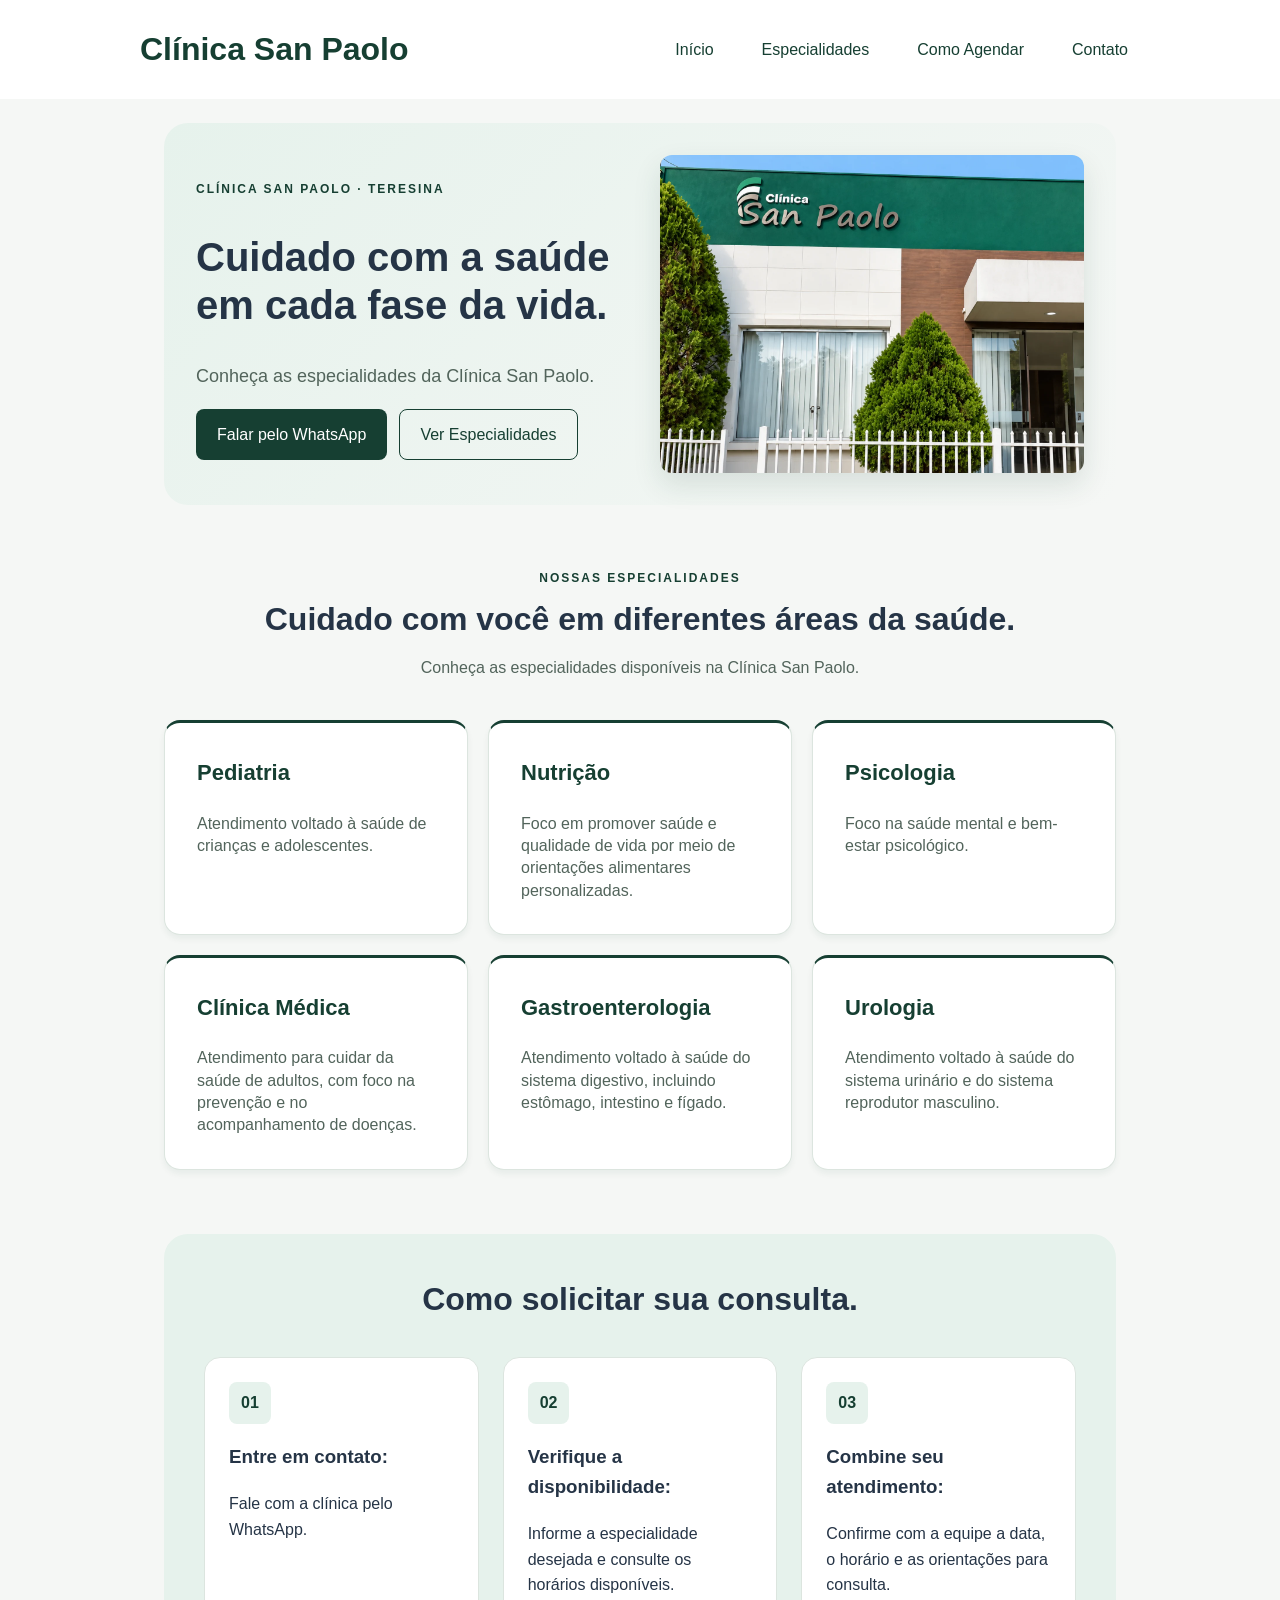
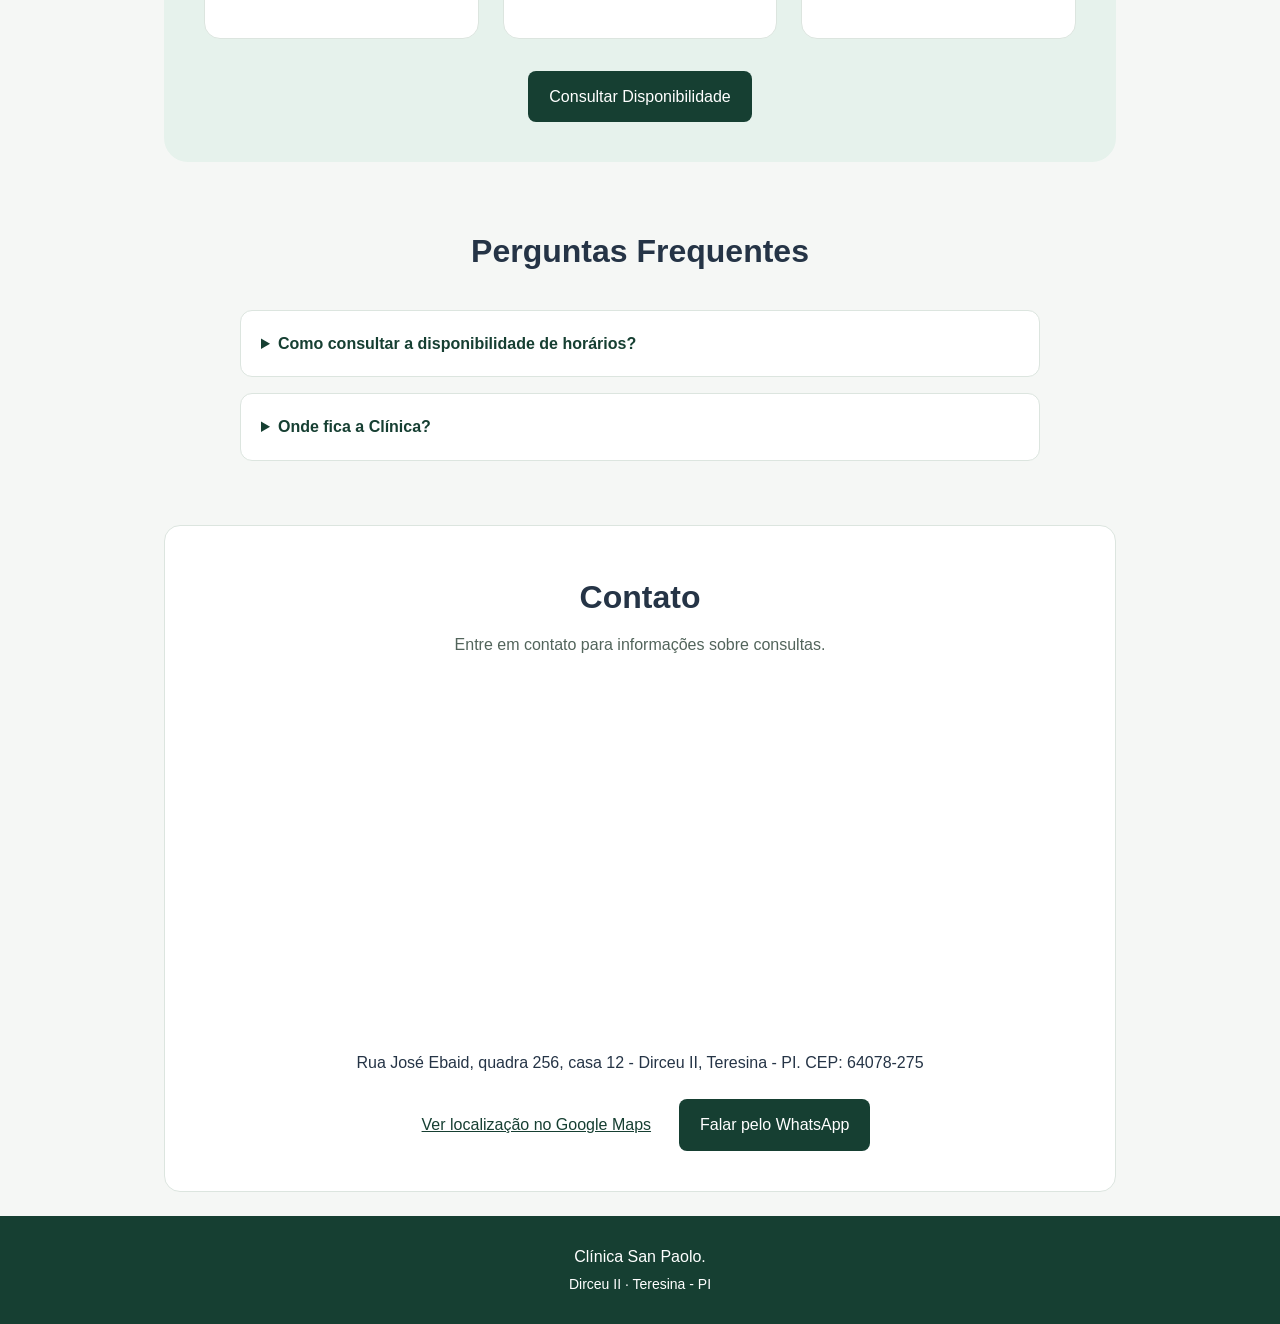
<file: index.html>
<!doctype html>
<html lang="pt-BR">
  <head>
    <meta charset="UTF-8" />
    <meta name="viewport" content="width=device-width, initial-scale=1.0" />

    <title>Clínica San Paolo</title>
    <meta name="description" content="Conheça as especialidades da Clínica San Paolo no Dirceu II, em Teresina. Consulte a localização e entre em contato pelo WhatsApp.">
    <link rel="stylesheet" href="style.css" />
  </head>

  <body>
    <header>
      <div class="conteudo-cabecalho">
        <p class="nome-clinica">Clínica San Paolo</p>
        <nav>
          <a href="#inicio">Início</a>
          <a href="#especialidades">Especialidades</a>
          <a href="#como-agendar">Como Agendar</a>
          <a href="#contato">Contato</a>
        </nav>
      </div>
    </header>
    <main>
      <section class="apresentacao" id="inicio">
        <div class="texto-apresentacao">
          <p class="rotulo">CLÍNICA SAN PAOLO · TERESINA</p>
          <h1>Cuidado com a saúde em cada fase da vida.</h1>
          <p class="descricao-apresentacao">
            Conheça as especialidades da Clínica San Paolo.
          </p>
          <div class="acoes-apresentacao">
            <a class="botao" href="https://wa.me/558632368776" target="_blank"
              >Falar pelo WhatsApp</a
            >
            <a class="botao-secundario" href="#especialidades"
              >Ver Especialidades</a
            >
          </div>
        </div>
        <img
        width="1448"
        height="1086"
          src="imagens/fachada.webp"
          alt="Fachada da Clínica San Paolo"
        />
      </section>
      <section id="especialidades">
        <div class="titulo-secao">
          <p class="rotulo">NOSSAS ESPECIALIDADES</p>
          <h2>Cuidado com você em diferentes áreas da saúde.</h2>
          <p>Conheça as especialidades disponíveis na Clínica San Paolo.</p>
        </div>

        <div class="lista-especialidades">
          <div class="especialidade">
            <h3>Pediatria</h3>
            <p>Atendimento voltado à saúde de crianças e adolescentes.</p>
          </div>

          <div class="especialidade">
            <h3>Nutrição</h3>
            <p>
              Foco em promover saúde e qualidade de vida por meio de orientações
              alimentares personalizadas.
            </p>
          </div>

          <div class="especialidade">
            <h3>Psicologia</h3>
            <p>Foco na saúde mental e bem-estar psicológico.</p>
          </div>

          <div class="especialidade">
            <h3>Clínica Médica</h3>
            <p>
              Atendimento para cuidar da saúde de adultos, com foco na prevenção
              e no acompanhamento de doenças.
            </p>
          </div>

          <div class="especialidade">
            <h3>Gastroenterologia</h3>
            <p>
              Atendimento voltado à saúde do sistema digestivo, incluindo
              estômago, intestino e fígado.
            </p>
          </div>

          <div class="especialidade">
            <h3>Urologia</h3>
            <p>
              Atendimento voltado à saúde do sistema urinário e do sistema
              reprodutor masculino.
            </p>
          </div>
        </div>
      </section>

      <section class="como-agendar" id="como-agendar">
        <h2>Como solicitar sua consulta.</h2>
        <div class="passos-agendamento">
          <div class="passo">
            <span class="numero-passo">01</span>
            <h3>Entre em contato:</h3>
            <p>Fale com a clínica pelo WhatsApp.</p>
          </div>

          <div class="passo">
            <span class="numero-passo">02</span>
            <h3>Verifique a disponibilidade:</h3>
            <p>
              Informe a especialidade desejada e consulte os horários
              disponíveis.
            </p>
          </div>
          <div class="passo">
            <span class="numero-passo">03</span>
            <h3>Combine seu atendimento:</h3>
            <p>
              Confirme com a equipe a data, o horário e as orientações para
              consulta.
            </p>
          </div>
        </div>
        <div class="acao-agendamento">
        <a href="https://wa.me/558632368776?text=Ol%C3%A1%21%20Gostaria%20de%20consultar%20a%20disponibilidade%20para%20uma%20consulta." class="botao">Consultar Disponibilidade</a>
        </div>
      </section>
      <section class="perguntas" id="perguntas">
            <h2>Perguntas Frequentes</h2>
            <details>
              <summary>Como consultar a disponibilidade de horários?</summary>
              <p>Entre em contato pelo WhatsApp da Clínica e informe a especialidade desejada.</p>
            </details>
            <details>
              <summary>Onde fica a Clínica?</summary>
              <p>A Clínica San Paolo está localizada na Rua José Ebaid, quadra 256, casa 12 - Dirceu II, Teresina - PI.</p>
            </details>
          </section>
      <section class="contato" id="contato">
        <div class="titulo-secao">
          <h2>Contato</h2>
          <p>Entre em contato para informações sobre consultas.</p>
          <title>Localização da Clínica San Paolo</title>
          <iframe class="mapa-clinica" src="https://www.google.com/maps/embed?pb=!1m18!1m12!1m3!1d3973.970147139661!2d-42.760885825018214!3d-5.108513394868504!2m3!1f0!2f0!3f0!3m2!1i1024!2i768!4f13.1!3m3!1m2!1s0x78e3092d1fdd633%3A0xe8693428be96fbe0!2sClinica%20San%20Paolo!5e0!3m2!1spt-BR!2sbr!4v1791413729418!5m2!1spt-BR!2sbr" width="600" height="450" style="border:0;" allowfullscreen="" loading="lazy" referrerpolicy="strict-origin-when-cross-origin"></iframe>
        </div>
        <div class="dados-contato">
          <p>
            Rua José Ebaid, quadra 256, casa 12 - Dirceu II, Teresina - PI. CEP:
            <span class="cep">64078-275</span>
          </p>
        </div>
        <div class="links-contato">
          <a
            href="https://www.google.com/maps?q=Clinica+San+Paolo+-+Dirceu+II,+Quadra+256,+s/n+-+12+-+Itarar%C3%A9,+Teresina+-+PI"
            >Ver localização no Google Maps</a
          >

          <a href="https://wa.me/558632368776" class="botao"
            >Falar pelo WhatsApp</a
          >
        </div>
      </section>
    </main>
    <footer>
      <p>Clínica San Paolo.</p>
      <p class="localizacao-rodape">Dirceu II · Teresina - PI</p>
    </footer>
  </body>
</html>
</file>
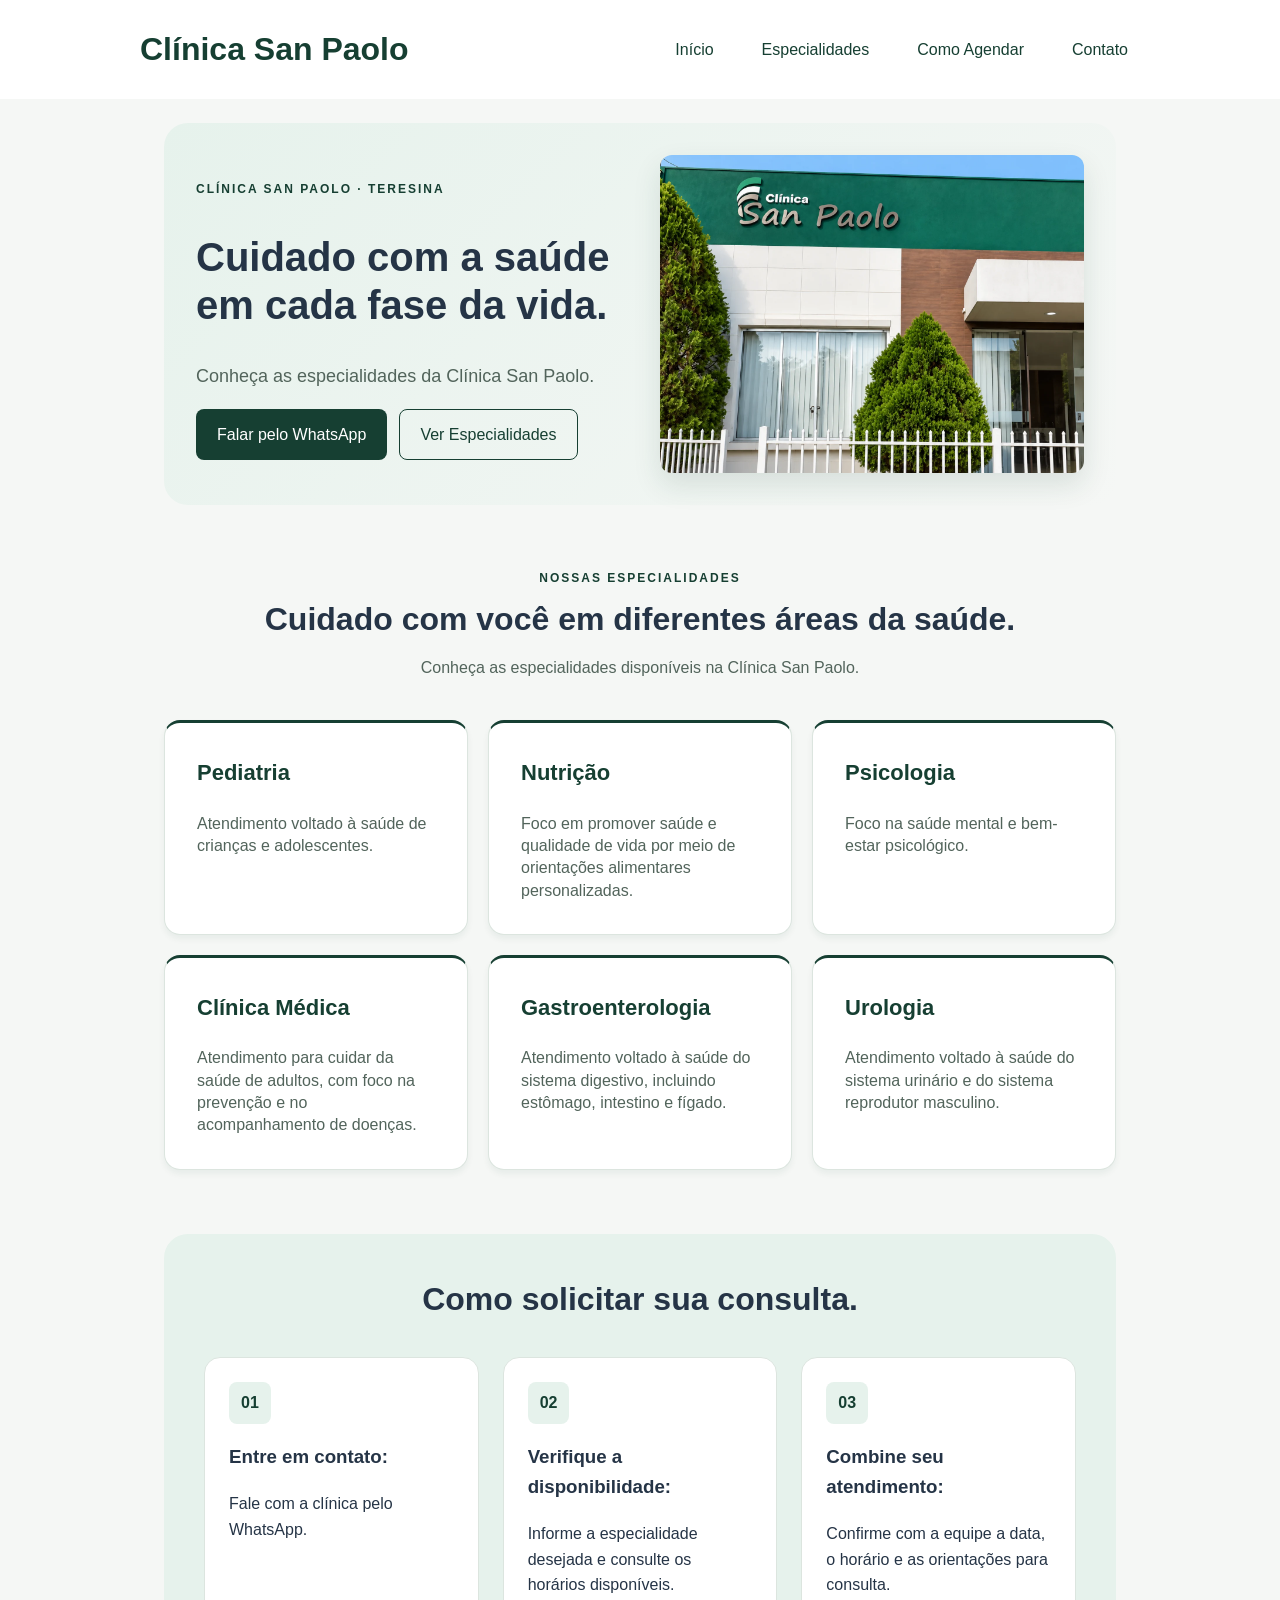
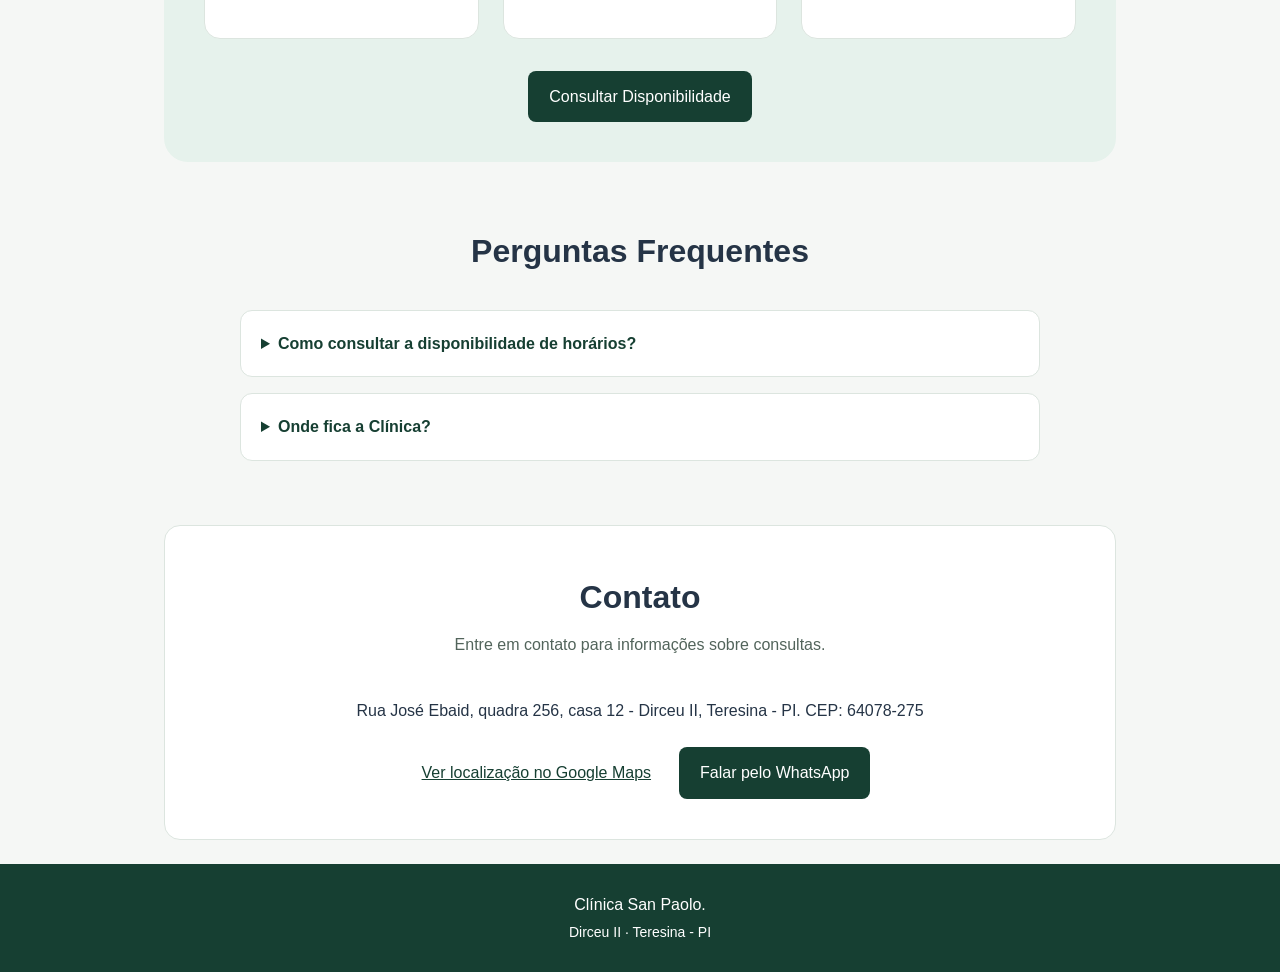
<file: site-clinica.html>
<!doctype html>
<html lang="pt-BR">
  <head>
    <meta charset="UTF-8" />
    <meta name="viewport" content="width=device-width, initial-scale=1.0" />

    <title>Clínica San Paolo</title>
    <meta name="description" content="Conheça as especialidades da Clínica San Paolo no Dirceu II, em Teresina. Consulte a localização e entre em contato pelo WhatsApp.">
    <link rel="stylesheet" href="style.css" />
  </head>

  <body>
    <header>
      <div class="conteudo-cabecalho">
        <p class="nome-clinica">Clínica San Paolo</p>
        <nav>
          <a href="#inicio">Início</a>
          <a href="#especialidades">Especialidades</a>
          <a href="#como-agendar">Como Agendar</a>
          <a href="#contato">Contato</a>
        </nav>
      </div>
    </header>
    <main>
      <section class="apresentacao" id="inicio">
        <div class="texto-apresentacao">
          <p class="rotulo">CLÍNICA SAN PAOLO · TERESINA</p>
          <h1>Cuidado com a saúde em cada fase da vida.</h1>
          <p class="descricao-apresentacao">
            Conheça as especialidades da Clínica San Paolo.
          </p>
          <div class="acoes-apresentacao">
            <a class="botao" href="https://wa.me/558632368776" target="_blank"
              >Falar pelo WhatsApp</a
            >
            <a class="botao-secundario" href="#especialidades"
              >Ver Especialidades</a
            >
          </div>
        </div>
        <img
        width="1448"
        height="1086"
          src="imagens/fachada.webp"
          alt="Fachada da Clínica San Paolo"
        />
      </section>
      <section id="especialidades">
        <div class="titulo-secao">
          <p class="rotulo">NOSSAS ESPECIALIDADES</p>
          <h2>Cuidado com você em diferentes áreas da saúde.</h2>
          <p>Conheça as especialidades disponíveis na Clínica San Paolo.</p>
        </div>

        <div class="lista-especialidades">
          <div class="especialidade">
            <h3>Pediatria</h3>
            <p>Atendimento voltado à saúde de crianças e adolescentes.</p>
          </div>

          <div class="especialidade">
            <h3>Nutrição</h3>
            <p>
              Foco em promover saúde e qualidade de vida por meio de orientações
              alimentares personalizadas.
            </p>
          </div>

          <div class="especialidade">
            <h3>Psicologia</h3>
            <p>Foco na saúde mental e bem-estar psicológico.</p>
          </div>

          <div class="especialidade">
            <h3>Clínica Médica</h3>
            <p>
              Atendimento para cuidar da saúde de adultos, com foco na prevenção
              e no acompanhamento de doenças.
            </p>
          </div>

          <div class="especialidade">
            <h3>Gastroenterologia</h3>
            <p>
              Atendimento voltado à saúde do sistema digestivo, incluindo
              estômago, intestino e fígado.
            </p>
          </div>

          <div class="especialidade">
            <h3>Urologia</h3>
            <p>
              Atendimento voltado à saúde do sistema urinário e do sistema
              reprodutor masculino.
            </p>
          </div>
        </div>
      </section>

      <section class="como-agendar" id="como-agendar">
        <h2>Como solicitar sua consulta.</h2>
        <div class="passos-agendamento">
          <div class="passo">
            <span class="numero-passo">01</span>
            <h3>Entre em contato:</h3>
            <p>Fale com a clínica pelo WhatsApp.</p>
          </div>

          <div class="passo">
            <span class="numero-passo">02</span>
            <h3>Verifique a disponibilidade:</h3>
            <p>
              Informe a especialidade desejada e consulte os horários
              disponíveis.
            </p>
          </div>
          <div class="passo">
            <span class="numero-passo">03</span>
            <h3>Combine seu atendimento:</h3>
            <p>
              Confirme com a equipe a data, o horário e as orientações para
              consulta.
            </p>
          </div>
        </div>
        <div class="acao-agendamento">
        <a href="https://wa.me/558632368776?text=Ol%C3%A1%21%20Gostaria%20de%20consultar%20a%20disponibilidade%20para%20uma%20consulta." class="botao">Consultar Disponibilidade</a>
        </div>
      </section>
      <section class="perguntas" id="perguntas">
            <h2>Perguntas Frequentes</h2>
            <details>
              <summary>Como consultar a disponibilidade de horários?</summary>
              <p>Entre em contato pelo WhatsApp da Clínica e informe a especialidade desejada.</p>
            </details>
            <details>
              <summary>Onde fica a Clínica?</summary>
              <p>A Clínica San Paolo está localizada na Rua José Ebaid, quadra 256, casa 12 - Dirceu II, Teresina - PI.</p>
            </details>
          </section>
      <section class="contato" id="contato">
        <div class="titulo-secao">
          <h2>Contato</h2>
          <p>Entre em contato para informações sobre consultas.</p>
        </div>
        <div class="dados-contato">
          <p>
            Rua José Ebaid, quadra 256, casa 12 - Dirceu II, Teresina - PI. CEP:
            <span class="cep">64078-275</span>
          </p>
        </div>
        <div class="links-contato">
          <a
            href="https://www.google.com/maps?q=Clinica+San+Paolo+-+Dirceu+II,+Quadra+256,+s/n+-+12+-+Itarar%C3%A9,+Teresina+-+PI"
            >Ver localização no Google Maps</a
          >

          <a href="https://wa.me/558632368776" class="botao"
            >Falar pelo WhatsApp</a
          >
        </div>
      </section>
    </main>
    <footer>
      <p>Clínica San Paolo.</p>
      <p class="localizacao-rodape">Dirceu II · Teresina - PI</p>
    </footer>
  </body>
</html>
</file>
<file: style.css>
:root {
    --cor-principal: #163f32;
    --cor-fundo: #f5f7f5;
}

* {
    box-sizing: border-box;
}

body {
  background-color: var(--cor-fundo);
  font-family: Arial, sans-serif;
  color: #253446;
  line-height: 1.6;
  margin: 0;
}

header {
  background-color: white;
  color: var(--cor-principal);
  padding: 24px;
  text-align: center;
}

.especialidade {
  background-color: white;
  padding: 32px;
  border-radius: 16px;
  border: 1px solid #dce5df;
  border-top: 3px solid var(--cor-principal);
  box-shadow: 0 4px 6px rgba(20, 60, 45, 0.06);
}

main {
  max-width: 1000px;
  margin: 0 auto;
  padding: 24px;
}

.lista-especialidades {
  display: grid;
  grid-template-columns: 1fr 1fr 1fr;
  gap: 20px;
}

.apresentacao {
  display: grid;
  grid-template-columns: 1fr 1fr;
  gap: 40px;
  align-items: center;
  text-align: left;
  padding: 32px;
  margin-bottom: 64px;
  background: linear-gradient(135deg, #e6f2ec, #f5f7f5);
  border-radius: 24px; 
}

.botao {
  background-color: var(--cor-principal);
  border-radius: 8px;
  color: white;
  display: inline-block;
  padding: 12px 20px;
  border: 1px solid transparent;
  text-decoration: none;
  transition: background-color 0.2s;
}

.botao:hover {
  background-color: #174735;
}

.botao:focus-visible {
  outline: 3px solid #253446;
  outline-offset: 4px;
}

footer {
  background-color: var(--cor-principal);
  color: white;
  text-align: center;
  padding: 24px;
}

.contato {
  background-color: white;
  padding: 40px;
  border-radius: 16px;
  margin-top: 40px;
  border: 1px solid #dce5df;

}

.links-contato {
  display: flex;
  gap: 16px;
  align-items: center;
  flex-wrap: wrap;
  justify-content: center;
  margin-top: 24px;
}

.apresentacao h1 {
  font-size: 40px;
  line-height: 1.2;
}

.apresentacao img {
  max-width: 100%;
  height: auto;
  width: 100%;
  display: block;
  border-radius: 12px;
  box-shadow: 0 12px 28px rgba(22, 63, 50, 0.12);
}

.nome-clinica {
    margin: 0;
    font-size: 32px;
    font-weight: bold;
}

.cep {
    white-space: nowrap;
}

.passos-agendamento {
    display: grid;
    grid-template-columns: 1fr 1fr 1fr;
    gap: 24px;
}


nav {
    display: flex;
    justify-content: center;
    gap: 24px;
    flex-wrap: wrap;
}

nav a {
    color: var(--cor-principal);
    padding: 8px 12px;
    text-decoration: none;

}

nav a:hover {
    background-color: #e6f2ec;
    border-radius: 4px;
    text-decoration: underline;
}

nav a:focus-visible {
    outline: 2px solid var(--cor-principal);
    outline-offset: 4px;
    text-decoration: underline;
}

html {
    scroll-behavior: smooth;
}

.especialidade h3 {
    color: var(--cor-principal);
    font-size: 22px;
    margin-top: 0;
}

.especialidade p {
    margin-bottom: 0;
    color: #52645b;
    line-height: 1.4;
}

.conteudo-cabecalho {
    display: flex;
    align-items: center;
    justify-content: space-between;
    max-width: 1000px;
    margin: 0 auto;
    gap: 24px;
}

.links-contato a:not(.botao) {
    color: var(--cor-principal);
    padding: 8px 12px;
}

.links-contato a:focus-visible {
    outline: 2px solid var(--cor-principal);
    outline-offset: 4px;
    text-decoration: underline;
}

.titulo-secao {
    text-align: center;
    margin-bottom: 40px;
}

.titulo-secao h2 {
    font-size: 32px;
    line-height: 1.2;
    margin: 12px 0;
}

.titulo-secao p {
    color: #52645b;
}

.botao-secundario {
    display: inline-block;
    padding: 12px 20px;
    border: 1px solid var(--cor-principal);
    border-radius: 8px;
    color: var(--cor-principal);
    text-decoration: none;
    transition: background-color 0.2s;
}

.acoes-apresentacao {
    display: flex;
    gap: 12px;
    flex-wrap: wrap;
    align-items: center;
}

.botao-secundario:hover {
    background-color: #dcece3;
}

.botao-secundario:focus-visible {
    outline: 2px solid var(--cor-principal);
    outline-offset: 4px;
}

.rotulo,
.titulo-secao .rotulo {
    color: var(--cor-principal);
    font-size: 12px;
    font-weight: bold;
    letter-spacing: 2px;
}

.dados-contato {
    max-width: 640px;
    margin: 0 auto;
    text-align: center;
}

footer p {
    margin: 4px 0;
}

.localizacao-rodape {
    font-size: 14px;
}

.descricao-apresentacao {
    font-size: 18px;
    line-height: 1.6;
    color: #52645b;
}

.como-agendar {
    margin-top: 64px;
    padding: 40px;
    background-color: #e6f2ec;
    border-radius: 24px;
}

.como-agendar h2 {
    text-align: center;
    font-size: 32px;
    margin: 0 0 32px;
}

.passo {
    background-color: white;
    padding: 24px;
    border-radius: 16px;
    border: 1px solid #dce5df;
}

.numero-passo {
    display: inline-block;
    padding: 8px 12px;
    background-color: #e6f2ec;
    color: var(--cor-principal);
    border-radius: 8px;
    font-weight: bold;
}

.acao-agendamento {
    text-align: center;
    margin-top: 32px;
}

.perguntas {
    max-width: 800px;
    margin: 64px auto;
}

.perguntas h2 {
    text-align: center;
    font-size: 32px;
    margin-bottom: 32px;
}

.perguntas details {
    background-color: white;
    border: 1px solid #dce5df;
    border-radius: 12px;
    padding: 20px;
    margin-bottom: 16px;
}

.perguntas summary {
    color: var(--cor-principal);
    font-weight: bold;
    cursor: pointer;
}

.perguntas details p {
    color: #52645b;
    margin-bottom: 0;
}

.perguntas summary:focus-visible {
    outline: 2px solid var(--cor-principal);
    outline-offset: 4px;
    border-radius: 4px;
}

.mapa-clinica {
    display: block;
    width: 100%;
    height: 320px;
    margin-top: 32px;
    border-radius: 12px;
}

@media (max-width: 900px) {
    .lista-especialidades {
        grid-template-columns: 1fr 1fr;
    }
}

@media (max-width: 600px) {
  .lista-especialidades {
    grid-template-columns: 1fr;
  }

  .apresentacao {
    grid-template-columns: 1fr;
    padding: 24px;
  }

  .apresentacao h1 {
    font-size: 32px;
  }

  .conteudo-cabecalho {
    flex-direction: column;
  }

  .contato {
    padding: 24px;

    }

  .acoes-apresentacao a {
    width: 100%;
    box-sizing: border-box;
    text-align: center;

  }

  .passos-agendamento {
    grid-template-columns: 1fr;
  }

  .como-agendar {
    padding: 24px;
  }

}
</file>
